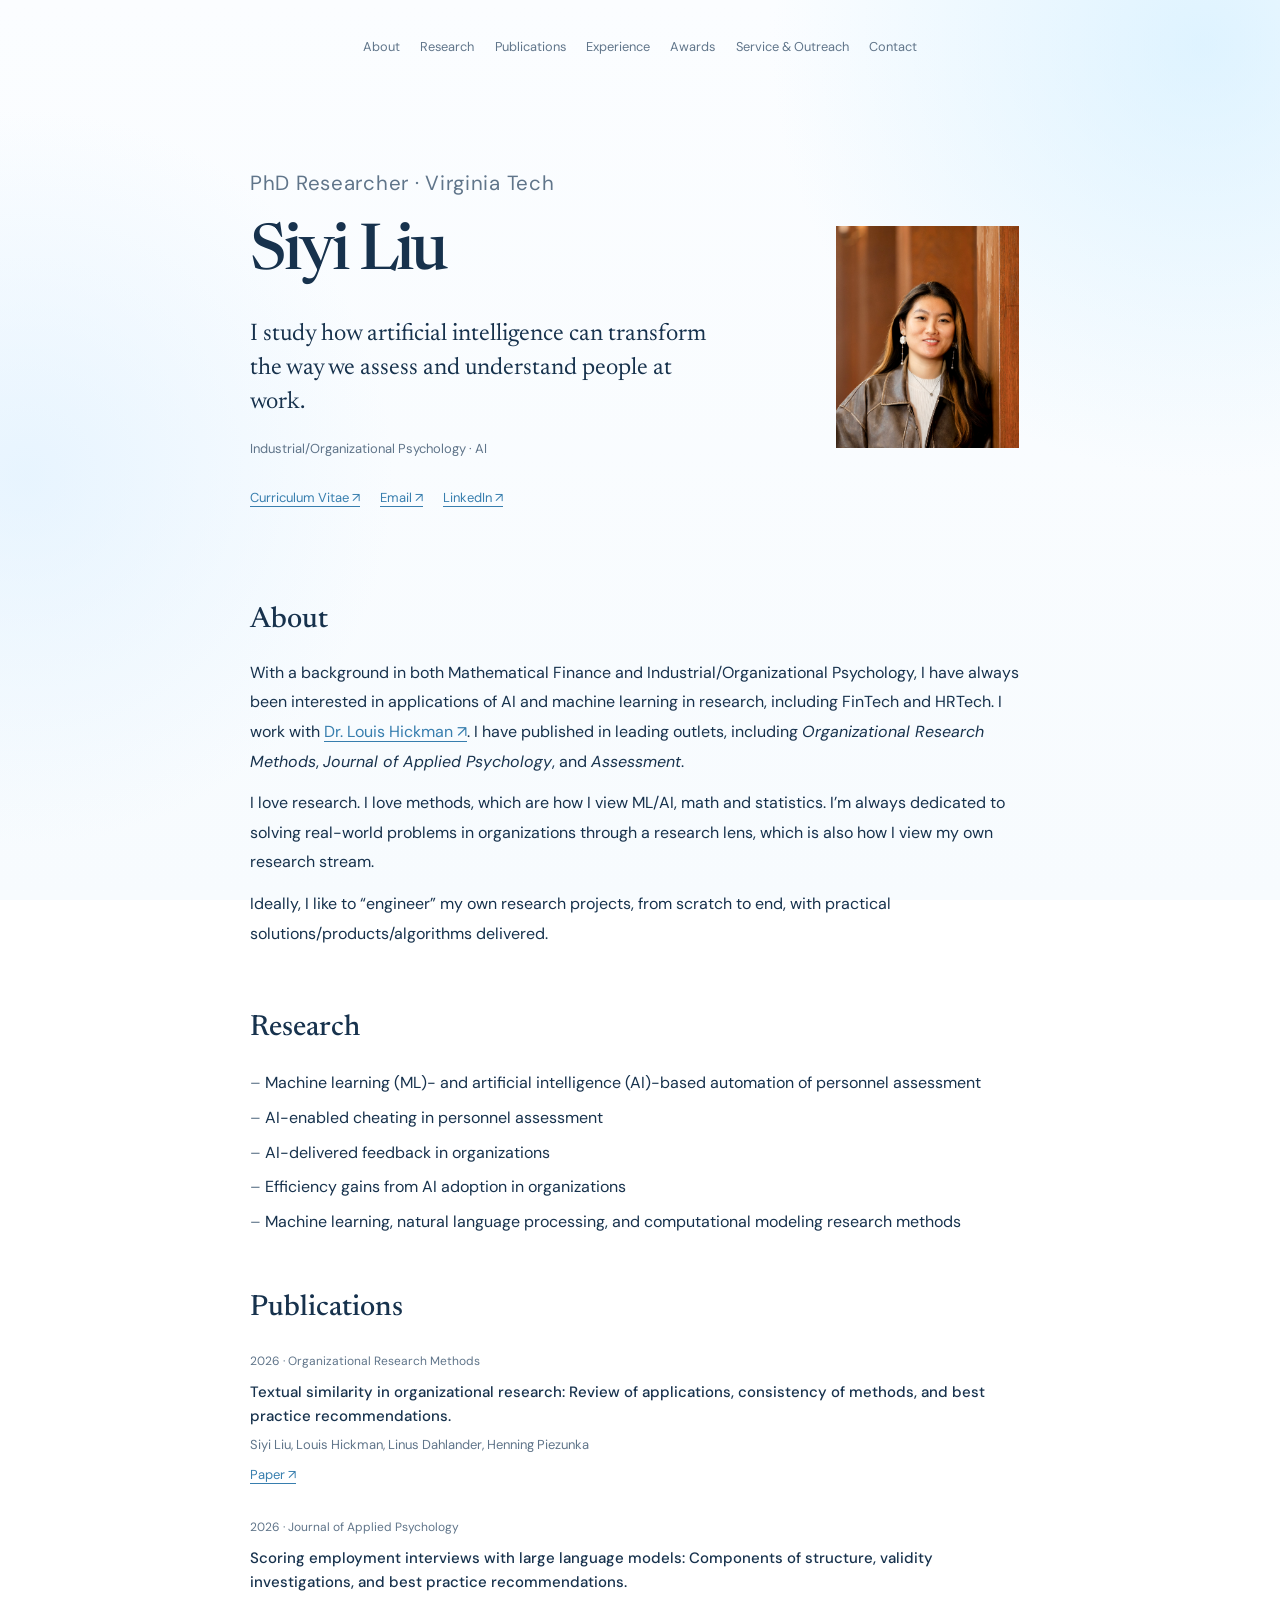
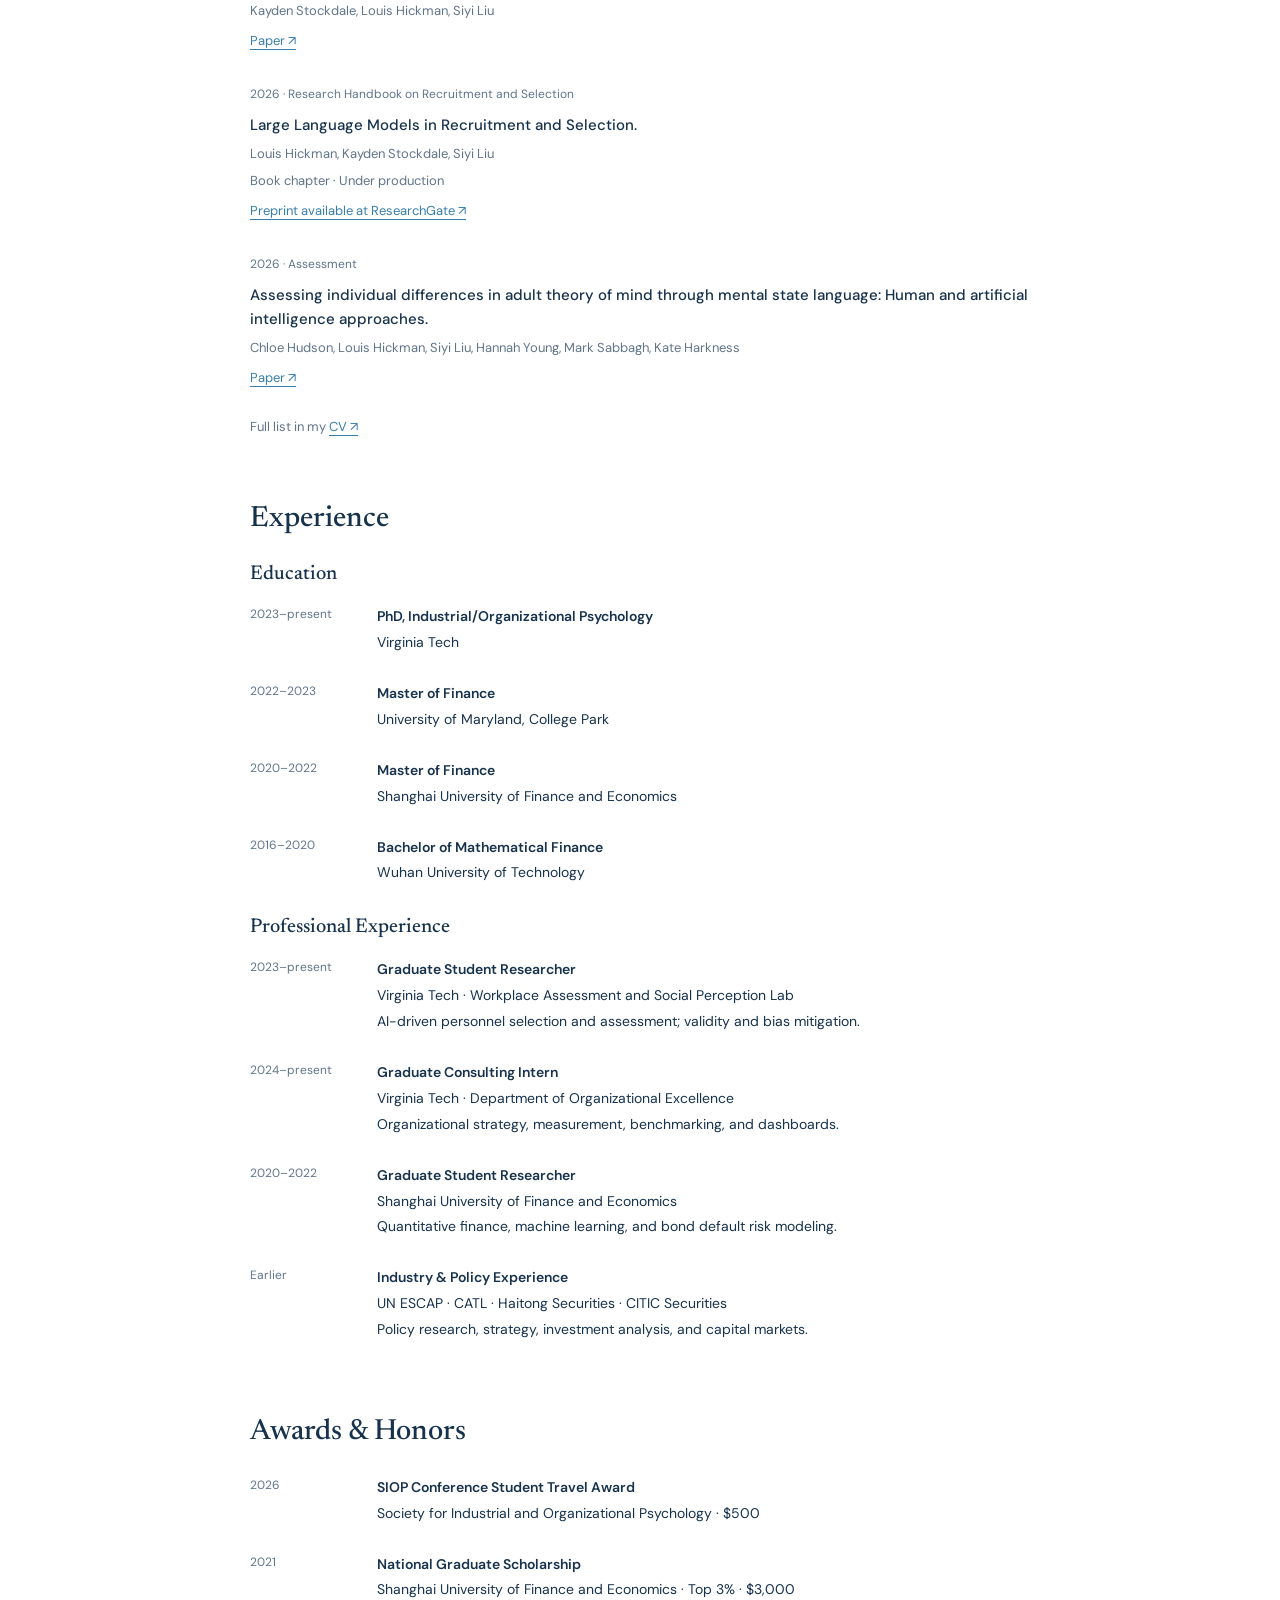
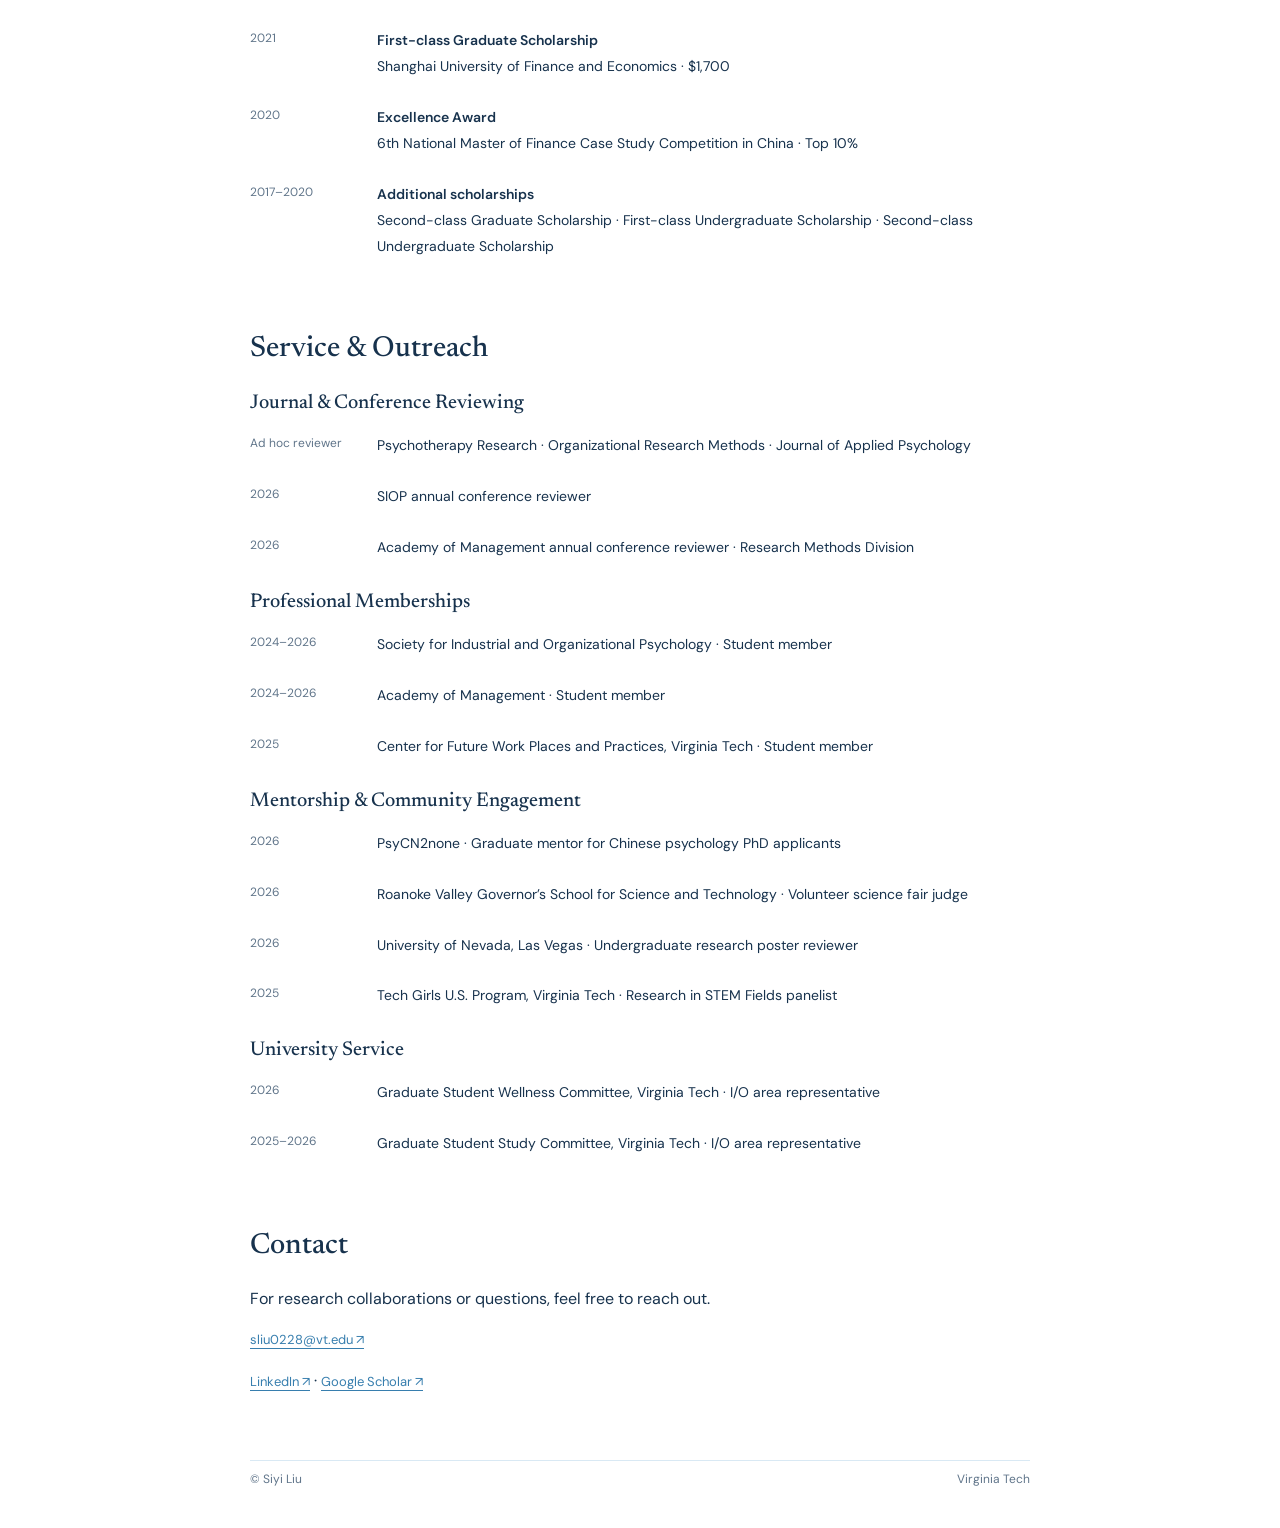
<file: index.html>
<!doctype html>
<html lang="en">
<head>
<meta charset="utf-8"><meta name="viewport" content="width=device-width,initial-scale=1">
<meta name="description" content="Siyi Liu is a PhD researcher at Virginia Tech studying AI, personnel assessment, and psychometrics.">
<title>Siyi Liu — Researcher</title>
<link rel="preconnect" href="https://fonts.googleapis.com"><link rel="preconnect" href="https://fonts.gstatic.com" crossorigin>
<link href="https://fonts.googleapis.com/css2?family=DM+Sans:wght@400;500;600&family=Newsreader:opsz,wght@6..72,400;6..72,500&display=swap" rel="stylesheet">
<link rel="stylesheet" href="styles.css">
</head>
<body>
<header class="header wrap"><nav><a href="#about">About</a><a href="#research">Research</a><a href="#publications">Publications</a><a href="#experience">Experience</a><a href="#awards">Awards</a><a href="#outreach">Service &amp; Outreach</a><a href="#contact">Contact</a></nav></header>
<main id="top" class="wrap">
<section class="intro"><div><p class="eyebrow">PhD Researcher · Virginia Tech</p><h1>Siyi Liu</h1><p class="lead">I study how artificial intelligence can transform the way we assess and understand people at work.</p><p class="muted">Industrial/Organizational Psychology · AI</p><div class="links"><a href="Siyi_Liu_CV.pdf" target="_blank" rel="noopener">Curriculum Vitae ↗</a><a href="mailto:sliu0228@vt.edu">Email ↗</a><a href="https://linkedin.com/in/siyi-liu-b87837249" target="_blank" rel="noopener">LinkedIn ↗</a></div></div><div style="width:100%;aspect-ratio:1/1.08;overflow:hidden;border-radius:2px;"><img class="portrait" src="assets/siyi-headshot.jpg" alt="Professional portrait of Siyi Liu" style="display:block;width:100%;height:auto;object-fit:contain;border-radius:2px;"></div></section>
<section id="about" class="section"><h2>About</h2><div><p>With a background in both Mathematical Finance and Industrial/Organizational Psychology, I have always been interested in applications of AI and machine learning in research, including FinTech and HRTech. I work with <a href="https://louishickman.org/" target="_blank" rel="noopener noreferrer">Dr. Louis Hickman ↗</a>. I have published in leading outlets, including <em>Organizational Research Methods</em>, <em>Journal of Applied Psychology</em>, and <em>Assessment</em>.</p><p>I love research. I love methods, which are how I view ML/AI, math and statistics. I’m always dedicated to solving real-world problems in organizations through a research lens, which is also how I view my own research stream.</p><p>Ideally, I like to “engineer” my own research projects, from scratch to end, with practical solutions/products/algorithms delivered.</p></div></section>
<section id="research" class="section"><h2>Research</h2><div><ul class="interests"><li>Machine learning (ML)- and artificial intelligence (AI)-based automation of personnel assessment</li><li>AI-enabled cheating in personnel assessment</li><li>AI-delivered feedback in organizations</li><li>Efficiency gains from AI adoption in organizations</li><li>Machine learning, natural language processing, and computational modeling research methods</li></ul></div></section>
<section id="publications" class="section"><h2>Publications</h2><div class="pubs"><article><span>2026 · Organizational Research Methods</span><h3>Textual similarity in organizational research: Review of applications, consistency of methods, and best practice recommendations.</h3><p>Siyi Liu, Louis Hickman, Linus Dahlander, Henning Piezunka</p><a href="https://doi.org/10.1177/10944281261432629">Paper ↗</a></article><article><span>2026 · Journal of Applied Psychology</span><h3>Scoring employment interviews with large language models: Components of structure, validity investigations, and best practice recommendations.</h3><p>Kayden Stockdale, Louis Hickman, Siyi Liu</p><a href="https://doi.org/10.1037/apl0001396">Paper ↗</a></article><article><span>2026 · Research Handbook on Recruitment and Selection</span><h3>Large Language Models in Recruitment and Selection.</h3><p>Louis Hickman, Kayden Stockdale, Siyi Liu</p><p>Book chapter · Under production</p><a href="https://www.researchgate.net/publication/401691652_Hickman_Stockdale_Liu-ACCEPTED-The_Use_of_Large_Language_Models_in_Recruitment_and_Selection_chapter" target="_blank" rel="noopener noreferrer">Preprint available at ResearchGate ↗</a></article><article><span>2026 · Assessment</span><h3>Assessing individual differences in adult theory of mind through mental state language: Human and artificial intelligence approaches.</h3><p>Chloe Hudson, Louis Hickman, Siyi Liu, Hannah Young, Mark Sabbagh, Kate Harkness</p><a href="https://doi.org/10.1177/10731911261486664" target="_blank" rel="noopener noreferrer">Paper ↗</a></article><p class="more">Full list in my <a href="Siyi_Liu_CV.pdf">CV ↗</a></p></div></section>
<section id="experience" class="section"><h2>Experience</h2><h3 class="subheading">Education</h3><div class="entries"><div><span>2023–present</span><p><strong>PhD, Industrial/Organizational Psychology</strong><br>Virginia Tech</p></div><div><span>2022–2023</span><p><strong>Master of Finance</strong><br>University of Maryland, College Park</p></div><div><span>2020–2022</span><p><strong>Master of Finance</strong><br>Shanghai University of Finance and Economics</p></div><div><span>2016–2020</span><p><strong>Bachelor of Mathematical Finance</strong><br>Wuhan University of Technology</p></div></div><h3 class="subheading">Professional Experience</h3><div class="entries">
<div><span>2023–present</span><p><strong>Graduate Student Researcher</strong><br>Virginia Tech · Workplace Assessment and Social Perception Lab<br>AI-driven personnel selection and assessment; validity and bias mitigation.</p></div>
<div><span>2024–present</span><p><strong>Graduate Consulting Intern</strong><br>Virginia Tech · Department of Organizational Excellence<br>Organizational strategy, measurement, benchmarking, and dashboards.</p></div>
<div><span>2020–2022</span><p><strong>Graduate Student Researcher</strong><br>Shanghai University of Finance and Economics<br>Quantitative finance, machine learning, and bond default risk modeling.</p></div>
<div><span>Earlier</span><p><strong>Industry &amp; Policy Experience</strong><br>UN ESCAP · CATL · Haitong Securities · CITIC Securities<br>Policy research, strategy, investment analysis, and capital markets.</p></div>
</div></section>
<section id="awards" class="section"><h2>Awards &amp; Honors</h2><div class="entries"><div><span>2026</span><p><strong>SIOP Conference Student Travel Award</strong><br>Society for Industrial and Organizational Psychology · $500</p></div><div><span>2021</span><p><strong>National Graduate Scholarship</strong><br>Shanghai University of Finance and Economics · Top 3% · $3,000</p></div><div><span>2021</span><p><strong>First-class Graduate Scholarship</strong><br>Shanghai University of Finance and Economics · $1,700</p></div><div><span>2020</span><p><strong>Excellence Award</strong><br>6th National Master of Finance Case Study Competition in China · Top 10%</p></div><div><span>2017–2020</span><p><strong>Additional scholarships</strong><br>Second-class Graduate Scholarship · First-class Undergraduate Scholarship · Second-class Undergraduate Scholarship</p></div></div></section><section id="outreach" class="section"><h2>Service &amp; Outreach</h2><h3 class="subheading">Journal & Conference Reviewing</h3><div class="entries"><div><span>Ad hoc reviewer</span><p>Psychotherapy Research · Organizational Research Methods · Journal of Applied Psychology</p></div><div><span>2026</span><p>SIOP annual conference reviewer</p></div><div><span>2026</span><p>Academy of Management annual conference reviewer · Research Methods Division</p></div></div><h3 class="subheading">Professional Memberships</h3><div class="entries"><div><span>2024–2026</span><p>Society for Industrial and Organizational Psychology · Student member</p></div><div><span>2024–2026</span><p>Academy of Management · Student member</p></div><div><span>2025</span><p>Center for Future Work Places and Practices, Virginia Tech · Student member</p></div></div><h3 class="subheading">Mentorship & Community Engagement</h3><div class="entries"><div><span>2026</span><p>PsyCN2none · Graduate mentor for Chinese psychology PhD applicants</p></div><div><span>2026</span><p>Roanoke Valley Governor’s School for Science and Technology · Volunteer science fair judge</p></div><div><span>2026</span><p>University of Nevada, Las Vegas · Undergraduate research poster reviewer</p></div><div><span>2025</span><p>Tech Girls U.S. Program, Virginia Tech · Research in STEM Fields panelist</p></div></div><h3 class="subheading">University Service</h3><div class="entries"><div><span>2026</span><p>Graduate Student Wellness Committee, Virginia Tech · I/O area representative</p></div><div><span>2025–2026</span><p>Graduate Student Study Committee, Virginia Tech · I/O area representative</p></div></div></section>
<section id="contact" class="section"><h2>Contact</h2><div><p>For research collaborations or questions, feel free to reach out.</p><a href="mailto:sliu0228@vt.edu">sliu0228@vt.edu ↗</a><p class="contact-links"><a href="https://linkedin.com/in/siyi-liu-b87837249" target="_blank" rel="noopener">LinkedIn ↗</a> · <a href="https://scholar.google.com/citations?user=f9Wrm1MAAAAJ&hl=en" target="_blank" rel="noopener">Google Scholar ↗</a></p></div></section>
</main><footer class="wrap">© Siyi Liu <span>Virginia Tech</span></footer>
</body></html>
</file>
<file: styles.css>
:root{--bg:#cfe3f7;--ink:#203347;--muted:#435c72;--accent:#244d76;--line:rgba(32,51,71,.22)}*{box-sizing:border-box}html{scroll-behavior:smooth}body{margin:0;background:var(--bg);color:var(--ink);font:16px/1.8 'DM Sans',Arial,sans-serif;-webkit-font-smoothing:antialiased}a{color:var(--accent);text-underline-offset:4px;text-decoration-thickness:1px}a:hover{color:#0d3157}.wrap{width:min(780px,calc(100% - 48px));margin:auto}.header{display:flex;justify-content:space-between;align-items:center;padding:35px 0 15px}.logo{font:500 25px Newsreader,Georgia,serif;text-decoration:none;color:var(--ink)}.header nav{display:flex;flex-wrap:wrap;gap:19px}.header nav a{font-size:12px;text-decoration:none;color:var(--muted)}.intro{display:grid;grid-template-columns:minmax(0,1fr) 205px;gap:55px;align-items:center;padding:92px 0 95px}.eyebrow{font-size:12px;letter-spacing:.025em;color:var(--muted);margin:0}.intro h1{font:500 clamp(56px,8vw,78px)/1.05 Newsreader,Georgia,serif;letter-spacing:-.035em;margin:14px 0 24px}.lead{font:400 24px/1.42 Newsreader,Georgia,serif;max-width:460px;margin:0 0 18px}.muted{font-size:13px;color:var(--muted);margin:0}.portrait{display:block;width:100%;aspect-ratio:4/5;object-fit:cover;object-position:center 30%;border-radius:2px}.links{display:flex;gap:20px;flex-wrap:wrap;margin-top:25px}.links a{font-size:13px}.section{padding:0 0 52px;display:block}.section h2{font:500 29px/1.2 Newsreader,Georgia,serif;margin:0 0 19px}.section>div{max-width:100%}.section p{margin:0 0 12px}.interests{padding:0;margin:0;list-style:none}.interests li{padding:3px 0}.interests li::before{content:'– ';color:var(--muted)}.pubs article{margin-bottom:24px}.pubs article span,.entries span{font-size:12px;color:var(--muted)}.pubs h3{font-weight:500;font-size:15px;line-height:1.6;margin:5px 0}.pubs article p{font-size:13px;color:var(--muted);margin:0 0 3px}.pubs article a,.more a,#contact a{font-size:13px}.more{font-size:13px;color:var(--muted)}.entries>div{display:grid;grid-template-columns:115px 1fr;gap:12px;margin-bottom:15px}.entries p{font-size:14px;margin:0}.entries strong{font-weight:600}footer{padding:8px 0 38px;display:flex;justify-content:space-between;font-size:12px;color:var(--muted);border-top:1px solid var(--line)}::selection{background:#a3c5e7}a:focus-visible{outline:2px solid var(--accent);outline-offset:4px}@media(max-width:650px){.wrap{width:calc(100% - 38px)}.header{align-items:flex-start;gap:10px;flex-direction:column;padding-top:23px}.header nav{gap:12px}.intro{grid-template-columns:1fr;gap:25px;padding:54px 0 65px}.portrait{grid-row:1;width:min(210px,65%)}.intro h1{font-size:62px}.lead{font-size:22px}.section{padding-bottom:43px}.entries>div{grid-template-columns:100px 1fr}}

/* Full-content edition */
.header nav{gap:13px}.header nav a{font-size:11px}.subheading{font:500 20px Newsreader,Georgia,serif;margin:26px 0 15px}.section .entries{margin-bottom:16px}.entries>div{padding:5px 0}.contact-links{margin-top:12px!important}.section{scroll-margin-top:20px}@media(max-width:650px){.header nav{gap:9px 13px}.header nav a{font-size:11px}}

/* Original site's airy blue-white gradient and soft sky glows */
:root { --bg: #fbfdff; --ink: #17324d; --muted: #60758a; --accent: #377eae; --line: #d9e9f4; }
body {
  background: radial-gradient(circle at 94% 5%, rgba(199,235,255,.55) 0, transparent 27rem),
              radial-gradient(circle at 2% 53%, rgba(217,238,255,.55) 0, transparent 23rem),
              linear-gradient(180deg, #fbfdff 0%, #f7fbfe 100%);
  background-attachment: fixed;
}
::selection { background: #c7ebff; }

/* Navigation: section titles only, without a left-side name. */
.header{justify-content:center;}
.header nav{justify-content:center;gap:clamp(10px,1.6vw,24px);}
.header nav a{font-size:clamp(11px,1vw,13px);}
.intro h1{font-size:clamp(46px,6.5vw,69px);line-height:1.12;}
.section p{line-height:1.85;}
@media(max-width:650px){.header{align-items:center;}.header nav{justify-content:center;}.intro h1{font-size:clamp(43px,10vw,58px);}}

/* Restore the original prominent name and affiliation in the hero. */
.intro h1{font-size:clamp(76px,10vw,150px);line-height:.95;letter-spacing:-.045em;margin:18px 0 28px;}
.intro .eyebrow{font-size:clamp(15px,1.6vw,22px);letter-spacing:.035em;}
@media(max-width:650px){.intro h1{font-size:clamp(68px,14vw,100px);}}

/* Restore original website name sizing (original: clamp(58px, 7vw, 90px)). */
.intro h1{font-size:clamp(58px,7vw,90px);line-height:.95;}
@media(max-width:650px){.intro h1{font-size:54px;}}

/* Smaller hero name: overrides earlier oversized declarations. */
.intro h1 { font-size: clamp(44px, 5vw, 64px); line-height: 1.08; }
@media (max-width: 650px) { .intro h1 { font-size: clamp(42px, 10vw, 54px); } }
</file>
